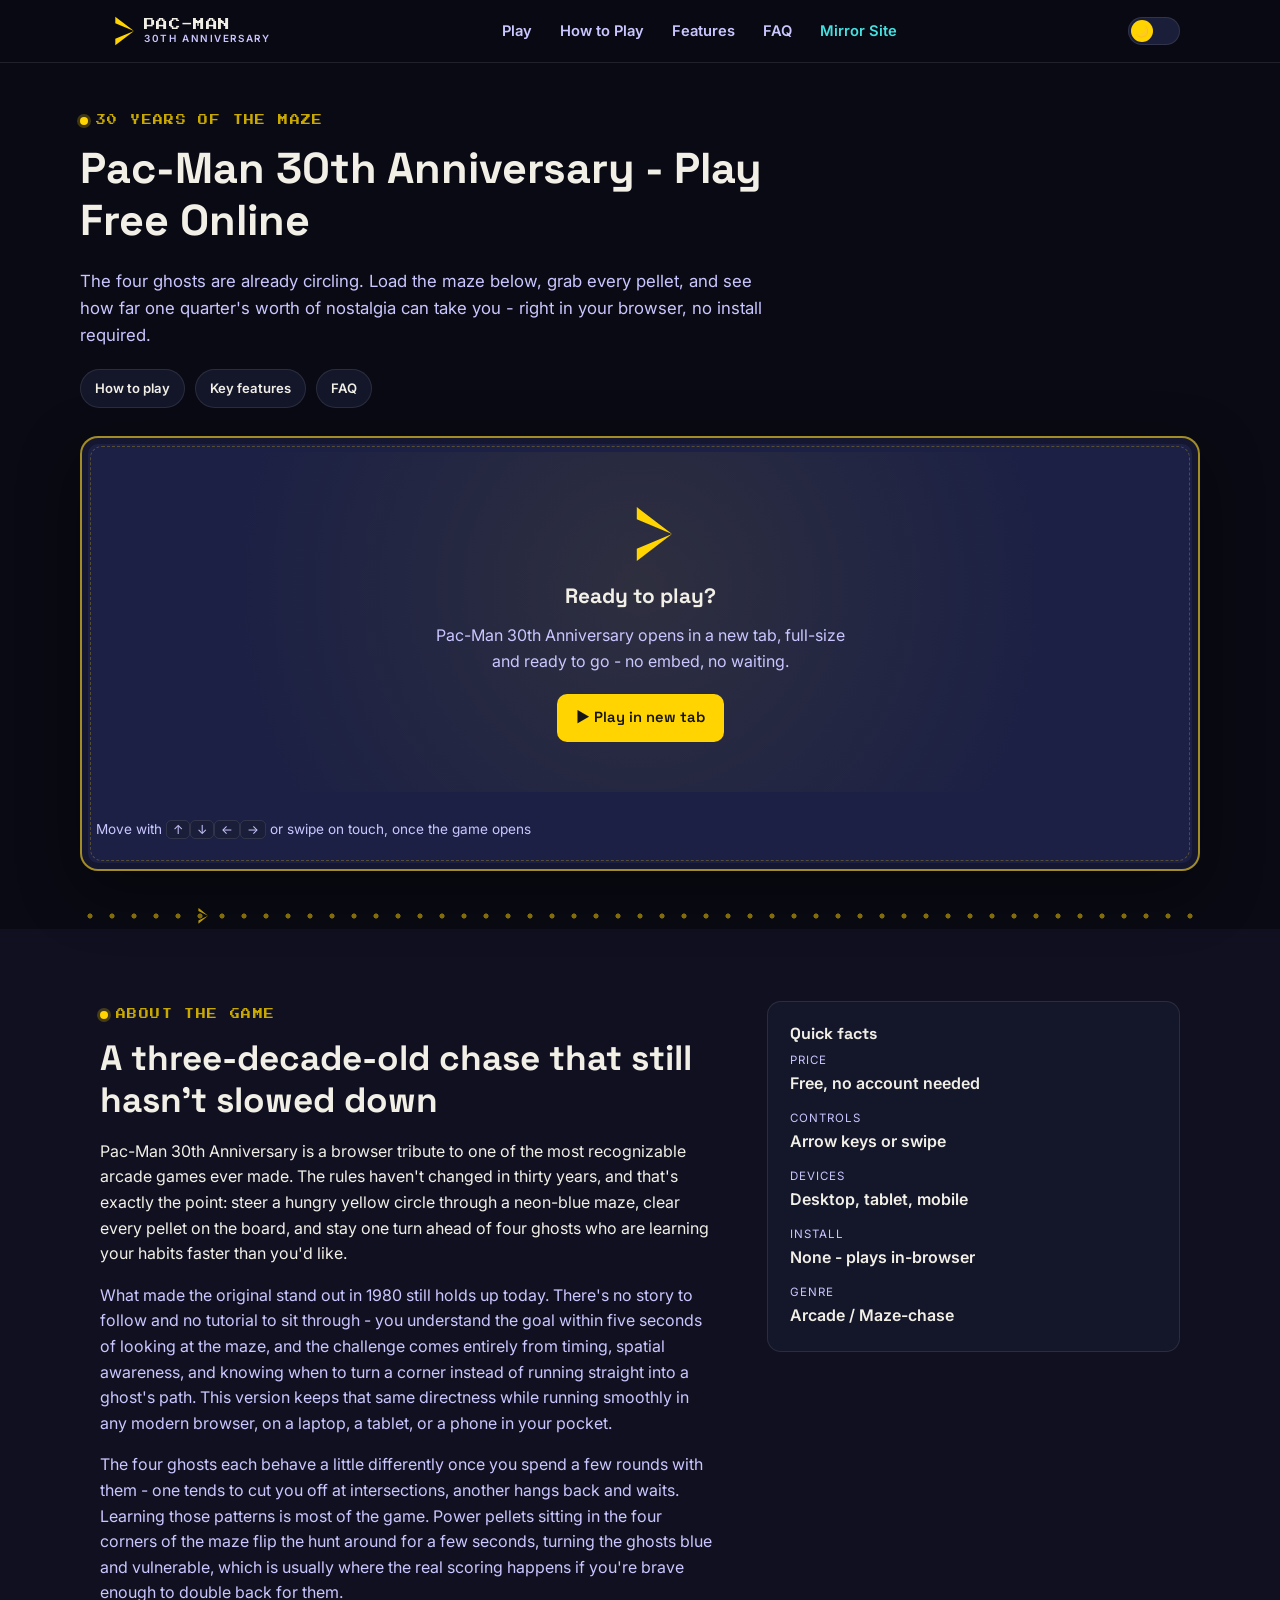
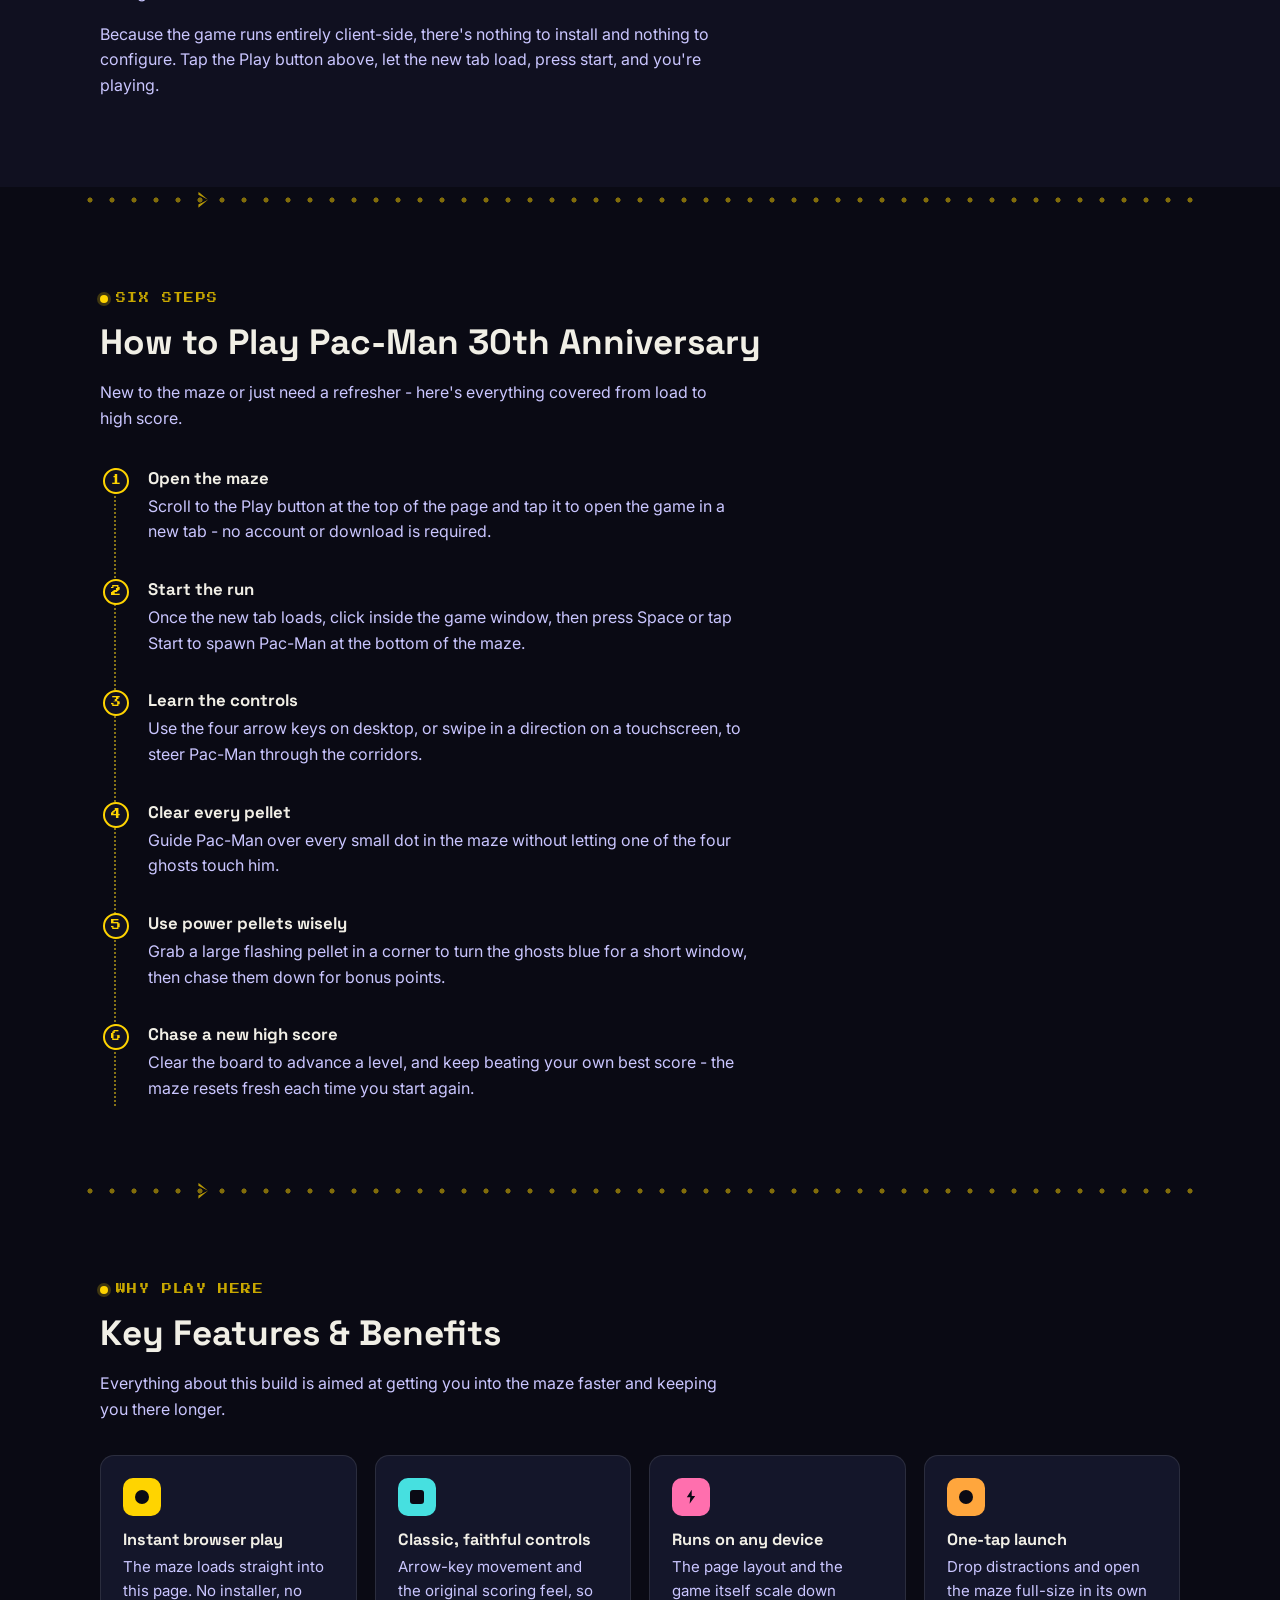
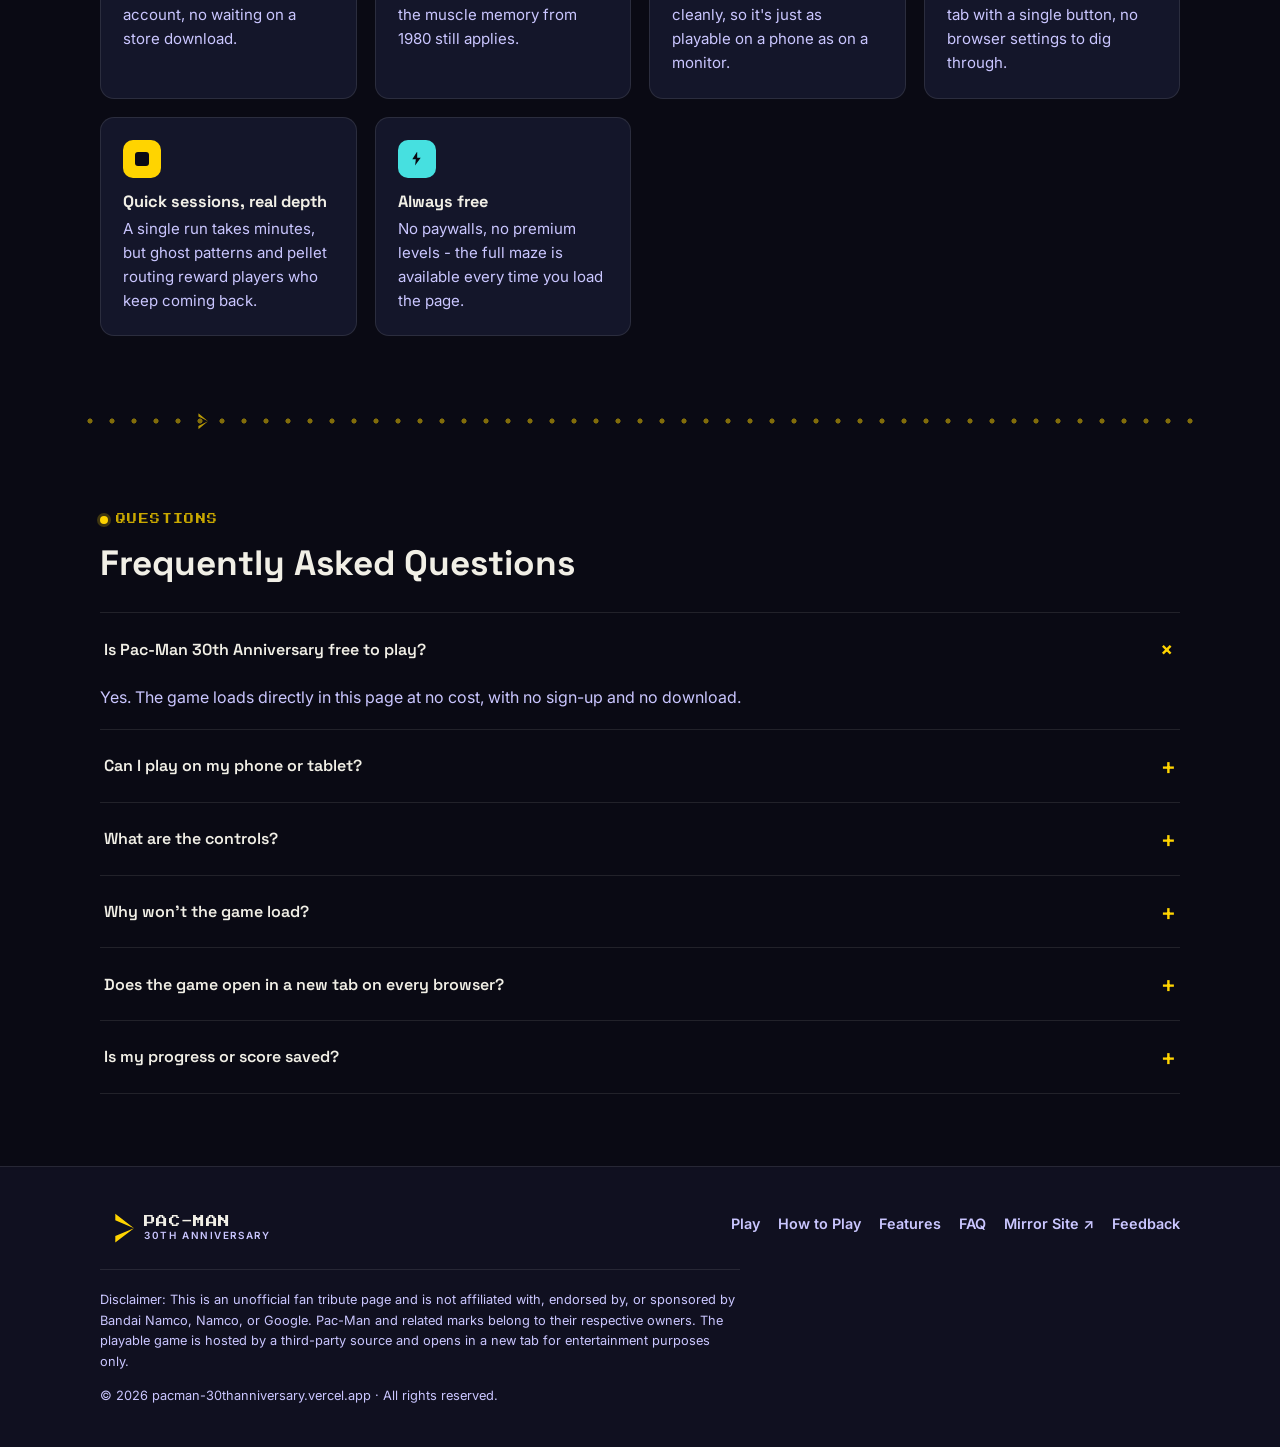
<file: index.html>
<!DOCTYPE html>
<html lang="en" data-theme="dark">
<head>
<meta charset="UTF-8" />
<meta http-equiv="X-UA-Compatible" content="IE=edge" />
<meta name="viewport" content="width=device-width, initial-scale=1.0, viewport-fit=cover" />
<meta name="robots" content="index, follow" />
<link rel="manifest" href="/manifest.json" />
<meta name="theme-color" content="#0a0a14" />
<title>Pac-Man 30th Anniversary | Play the Classic Maze Game</title>
<meta name="description" content="Play Pac-Man 30th Anniversary free in your browser. Guide Pac-Man through the maze, dodge four ghosts, chase power pellets and chase a new high score - no download needed." />
<link rel="canonical" href="https://pacman-30thanniversary.vercel.app/" />

<!-- Game source (opens in a new tab via button below) -->
<meta name="game-source" content="https://pacman-30thanniversary.netlify.app/" />

<!-- Fonts -->
<link rel="preconnect" href="https://fonts.googleapis.com" />
<link rel="preconnect" href="https://fonts.gstatic.com" crossorigin />
<link href="https://fonts.googleapis.com/css2?family=Press+Start+2P&family=Space+Grotesk:wght@400;500;600;700&family=Inter:wght@400;500;600;700&display=swap" rel="stylesheet" />

<!-- Icons -->
<link rel="shortcut icon" href="https://pacman-30thanniversary.vercel.app/assets/img/favicon/favicon.ico">
<link rel="icon" type="image/png" href="https://pacman-30thanniversary.vercel.app/assets/img/favicon/favicon-96x96.png" sizes="96x96" />
<link rel="icon" type="image/svg+xml" href="https://pacman-30thanniversary.vercel.app/assets/img/favicon/favicon.svg" />
<link rel="apple-touch-icon" sizes="180x180" href="https://pacman-30thanniversary.vercel.app/assets/img/favicon/apple-touch-icon.png" />
<meta name="apple-mobile-web-app-title" content="Pac-Man 30th" />

<!-- Open Graph -->
<meta property="og:title" content="Pac-Man 30th Anniversary | Play Free Online" />
<meta property="og:description" content="Celebrate 30 years of the maze-chase legend. Play Pac-Man 30th Anniversary instantly in your browser - free, no install, works on desktop and mobile." />
<meta property="og:type" content="website" />
<meta property="og:locale" content="en_US" />
<meta property="og:url" content="https://pacman-30thanniversary.vercel.app/" />
<meta property="og:site_name" content="Pac-Man 30th Anniversary" />
<meta property="og:image" content="https://pacman-30thanniversary.netlify.app/assets/img/pacman.png" />
<meta property="og:image:width" content="1200" />
<meta property="og:image:height" content="630" />

<!-- Twitter -->
<meta name="twitter:card" content="summary_large_image" />
<meta name="twitter:title" content="Pac-Man 30th Anniversary | Play Free Online" />
<meta name="twitter:description" content="Guide Pac-Man through the maze, dodge four ghosts and chase a new high score - free, right in your browser." />
<meta name="twitter:image" content="https://pacman-30thanniversary.netlify.app/assets/img/pacman.png" />

<!-- Schema.org: Organization / WebSite / WebPage -->
<script type="application/ld+json">
{
  "@context": "https://schema.org",
  "@graph": [
    {
      "@type": "Organization",
      "@id": "https://pacman-30thanniversary.vercel.app/#organization",
      "name": "Pac-Man 30th Anniversary",
      "url": "https://pacman-30thanniversary.vercel.app/"
    },
    {
      "@type": "WebSite",
      "@id": "https://pacman-30thanniversary.vercel.app/#website",
      "url": "https://pacman-30thanniversary.vercel.app/",
      "name": "Pac-Man 30th Anniversary",
      "publisher": { "@id": "https://pacman-30thanniversary.vercel.app/#organization" }
    },
    {
      "@type": "WebPage",
      "@id": "https://pacman-30thanniversary.vercel.app/#webpage",
      "url": "https://pacman-30thanniversary.vercel.app/",
      "name": "Pac-Man 30th Anniversary | Play the Classic Maze Game Free Online",
      "isPartOf": { "@id": "https://pacman-30thanniversary.vercel.app/#website" },
      "inLanguage": "en",
      "description": "Play Pac-Man 30th Anniversary free in your browser. Guide Pac-Man through the maze, dodge four ghosts, chase power pellets and chase a new high score."
    }
  ]
}
</script>

<!-- Schema.org: VideoGame -->
<script type="application/ld+json">
{
  "@context": "https://schema.org",
  "@type": "VideoGame",
  "name": "Pac-Man 30th Anniversary",
  "url": "https://pacman-30thanniversary.vercel.app/",
  "description": "A free browser tribute to the classic maze-chase arcade game, marking 30 years of Pac-Man with the original ruleset and controls.",
  "genre": ["Arcade", "Maze"],
  "gamePlatform": ["Web browser", "PC", "Mobile"],
  "applicationCategory": "Game",
  "operatingSystem": "Any",
  "image": "https://pacman-30thanniversary.netlify.app/assets/img/pacman.png",
  "offers": {
    "@type": "Offer",
    "price": "0",
    "priceCurrency": "USD"
  }
}
</script>

<!-- Schema.org: HowTo -->
<script type="application/ld+json">
{
  "@context": "https://schema.org",
  "@type": "HowTo",
  "name": "How to Play Pac-Man 30th Anniversary",
  "description": "A six-step guide to loading and playing Pac-Man 30th Anniversary in your browser.",
  "step": [
    { "@type": "HowToStep", "position": 1, "name": "Open the maze", "text": "Scroll to the Play button at the top of the page and tap it to open the game in a new tab - no account or download is required." },
    { "@type": "HowToStep", "position": 2, "name": "Start the run", "text": "Once the new tab loads, click inside the game window, then press Space or tap Start to spawn Pac-Man at the bottom of the maze." },
    { "@type": "HowToStep", "position": 3, "name": "Learn the controls", "text": "Use the four arrow keys on desktop, or swipe in a direction on a touchscreen, to steer Pac-Man through the corridors." },
    { "@type": "HowToStep", "position": 4, "name": "Clear every pellet", "text": "Guide Pac-Man over every small dot in the maze without letting one of the four ghosts touch him." },
    { "@type": "HowToStep", "position": 5, "name": "Use power pellets wisely", "text": "Grab a large flashing pellet in a corner to turn the ghosts blue for a short window, then chase them down for bonus points." },
    { "@type": "HowToStep", "position": 6, "name": "Chase a new high score", "text": "Clear the board to advance a level, and keep beating your own best score across runs - the maze resets each time you start again." }
  ]
}
</script>

<!-- Schema.org: FAQPage -->
<script type="application/ld+json">
{
  "@context": "https://schema.org",
  "@type": "FAQPage",
  "mainEntity": [
    {
      "@type": "Question",
      "name": "Is Pac-Man 30th Anniversary free to play?",
      "acceptedAnswer": { "@type": "Answer", "text": "Yes. The game loads directly in this page at no cost, with no sign-up and no download." }
    },
    {
      "@type": "Question",
      "name": "Can I play on my phone or tablet?",
      "acceptedAnswer": { "@type": "Answer", "text": "Yes. The maze resizes to fit your screen and supports touch controls, so it plays the same on mobile, tablet, and desktop." }
    },
    {
      "@type": "Question",
      "name": "What are the controls?",
      "acceptedAnswer": { "@type": "Answer", "text": "Use the arrow keys on a keyboard, or swipe in the direction you want Pac-Man to turn on a touchscreen." }
    },
    {
      "@type": "Question",
      "name": "Why won't the game load?",
      "acceptedAnswer": { "@type": "Answer", "text": "Give the new tab a few seconds to load on a slow connection. If it still won't start, try disabling an ad blocker or opening the link in the footer instead." }
    },
    {
      "@type": "Question",
      "name": "Does the game open in a new tab on every browser?",
      "acceptedAnswer": { "@type": "Answer", "text": "Yes. The Play button uses a standard link that opens in a new browser tab on all modern desktop and mobile browsers." }
    },
    {
      "@type": "Question",
      "name": "Is my progress or score saved?",
      "acceptedAnswer": { "@type": "Answer", "text": "Scores reset when the game tab is reloaded - this tribute page doesn't create accounts or store cloud saves." }
    }
  ]
}
</script>

<style>
:root{--bg:#0a0a14;--bg-alt:#101020;--surface:#14162a;--surface-2:#1b1e38;--text:#f1efe6;--text-dim:#cac6ff;--line:#f1efe61a;--yellow:#ffd400;--yellow-dim:#c9a800;--pink:#ff6fae;--cyan:#46e0e0;--orange:#ffa63d;--shadow:0 20px 60px #00000073;--radius:14px;--maze:#1c2044;--font-display:"Press Start 2P",monospace;--font-head:"Space Grotesk",Inter,sans-serif;--font-body:Inter,sans-serif}
html[data-theme="light"]{--bg:#eef0f8;--bg-alt:#fff;--surface:#fff;--surface-2:#f3f4fc;--text:#0e0e1f;--text-dim:#1b1b25;--line:#1717301a;--yellow-dim:#a98400;--shadow:0 16px 40px #1e1e4624;--maze:#dfe2f5}
*,::before,::after{box-sizing:border-box}
html{scroll-behavior:smooth}
::-webkit-scrollbar{width:12px;height:12px}
::-webkit-scrollbar-track{background:var(--bg-alt)}
::-webkit-scrollbar-thumb{background:var(--surface-2);border-radius:999px;border:3px solid var(--bg-alt)}
::-webkit-scrollbar-thumb:hover{background:var(--yellow-dim)}
html{scrollbar-width:thin;scrollbar-color:var(--surface-2) var(--bg-alt)}
@media (prefers-reduced-motion: reduce) {
html{scroll-behavior:auto}
*,::before,::after{animation-duration:.001ms!important;animation-iteration-count:1!important;transition-duration:.001ms!important}
}
body{margin:0;background:var(--bg);color:var(--text);font-family:var(--font-body);line-height:1.6;-webkit-font-smoothing:antialiased;transition:background .25s ease,color .25s ease}
img{max-width:100%;display:block}
a{color:inherit}
.container{width:100%;max-width:1120px;margin:0 auto;padding:0 20px}
h1,h2,h3{font-family:var(--font-head);margin:0 0 .5em;line-height:1.2}
.eyebrow{font-family:var(--font-display);font-size:.62rem;letter-spacing:.14em;color:var(--yellow-dim);text-transform:uppercase;display:inline-flex;align-items:center;gap:8px;margin-bottom:14px}
.eyebrow::before{content:"";width:8px;height:8px;background:var(--yellow);border-radius:50%;box-shadow:0 0 0 3px color-mix(in srgb,var(--yellow) 22%,transparent)}
.section{padding:72px 0}
.section--tight{padding:48px 0}
.section h2{font-size:clamp(1.5rem,3vw,2.2rem)}
.lede{color:var(--text-dim);max-width:64ch}
.visually-hidden{position:absolute;width:1px;height:1px;overflow:hidden;clip:rect(0 0 0 0);white-space:nowrap}
.pellet-trail{--dot:color-mix(in srgb,var(--yellow) 70%,transparent);height:26px;margin:0 auto;max-width:1120px;background-image:radial-gradient(circle,var(--dot) 2.5px,transparent 2.6px);background-size:22px 22px;background-position:center;background-repeat:repeat-x;position:relative;opacity:.7}
.pellet-trail::after{content:"";position:absolute;top:50%;left:10%;width:16px;height:16px;border-radius:50%;background:var(--yellow);transform:translateY(-50%);clip-path:polygon(100% 50%,40% 0,40% 20%,100% 50%,40% 80%,40% 100%);animation:munch 5.5s linear infinite}
@keyframes munch {
0%{left:2%}
100%{left:96%}
}
.site-header{position:sticky;top:0;z-index:60;backdrop-filter:saturate(140%) blur(14px);background:color-mix(in srgb,var(--bg) 82%,transparent);border-bottom:1px solid var(--line)}
.site-header__row{display:flex;align-items:center;justify-content:space-between;padding:14px 20px;max-width:1120px;margin:0 auto;gap:12px}
.brand{display:flex;align-items:center;gap:10px;text-decoration:none;color:var(--text)}
.brand__mark{width:34px;height:34px;border-radius:50%;background:var(--yellow);clip-path:polygon(100% 50%,45% 8%,45% 27%,100% 50%,45% 73%,45% 92%);flex-shrink:0}
.brand__text{font-family:var(--font-display);font-size:.72rem;letter-spacing:.03em;line-height:1.4}
.brand__text small{display:block;font-family:var(--font-body);font-size:.62rem;font-weight:600;color:var(--text-dim);letter-spacing:.16em}
.nav{display:flex;align-items:center;gap:28px}
.nav__list{list-style:none;display:flex;gap:24px;margin:0;padding:0}
.nav__list a{text-decoration:none;font-weight:600;font-size:.92rem;color:var(--text-dim);padding:8px 2px;border-bottom:2px solid transparent;transition:color .2s,border-color .2s}
.nav__list a:hover,.nav__list a:focus-visible{color:var(--text);border-color:var(--yellow)}
.nav__list a.is-external{color:var(--cyan)}
.header-actions{display:flex;align-items:center;gap:10px}
.theme-toggle{position:relative;width:52px;height:28px;border-radius:999px;border:1px solid var(--line);background:var(--surface-2);cursor:pointer;flex-shrink:0}
.theme-toggle__thumb{position:absolute;top:2px;left:2px;width:22px;height:22px;border-radius:50%;background:var(--yellow);transition:transform .25s ease;display:flex;align-items:center;justify-content:center;font-size:11px}
html[data-theme="light"] .theme-toggle__thumb{transform:translateX(24px)}
.theme-toggle:focus-visible{outline:2px solid var(--yellow);outline-offset:2px}
.menu-btn{display:none;width:42px;height:42px;border-radius:10px;border:1px solid var(--line);background:var(--surface-2);cursor:pointer;flex-direction:column;align-items:center;justify-content:center;gap:5px}
.menu-btn span{width:20px;height:2px;background:var(--text);transition:transform .2s,opacity .2s}
.menu-btn[aria-expanded="true"] span:nth-child(1){transform:translateY(7px) rotate(45deg)}
.menu-btn[aria-expanded="true"] span:nth-child(2){opacity:0}
.menu-btn[aria-expanded="true"] span:nth-child(3){transform:translateY(-7px) rotate(-45deg)}
.mobile-nav{display:none;border-top:1px solid var(--line);background:var(--bg)}
.mobile-nav.is-open{display:block}
.mobile-nav__list{list-style:none;margin:0;padding:8px 20px 20px;display:flex;flex-direction:column}
.mobile-nav__list a{display:block;padding:12px 4px;text-decoration:none;color:var(--text);font-weight:600;border-bottom:1px solid var(--line)}
.mobile-nav__list a.is-external{color:var(--cyan)}
.hero{padding:44px 0 32px}
.hero__head{max-width:70ch;margin-bottom:28px}
.hero h1{font-size:clamp(1.7rem,4.4vw,2.7rem)}
.hero__sub{color:var(--text-dim);font-size:1.05rem;max-width:130ch}
.hero__quicklinks{display:flex;flex-wrap:wrap;gap:10px;margin-top:20px}
.chip{font-size:.82rem;font-weight:600;text-decoration:none;color:var(--text);border:1px solid var(--line);background:var(--surface);padding:8px 14px;border-radius:999px;transition:border-color .2s,transform .2s}
.chip:hover{border-color:var(--yellow);transform:translateY(-1px)}
.game-cabinet{background:var(--maze);border:2px solid color-mix(in srgb,var(--yellow) 55%,var(--line));border-radius:18px;padding:14px;box-shadow:var(--shadow),inset 0 0 0 6px color-mix(in srgb,var(--bg) 40%,transparent);position:relative}
.game-cabinet::before{content:"";position:absolute;inset:8px;border:1px dashed color-mix(in srgb,var(--yellow) 25%,transparent);border-radius:12px;pointer-events:none}
.game-launch{position:relative;width:100%;min-height:340px;max-height:78vh;border-radius:10px;overflow:hidden;background:radial-gradient(circle at 50% 40%,color-mix(in srgb,var(--maze) 92%,var(--yellow) 8%),var(--maze) 70%);display:flex;flex-direction:column;align-items:center;justify-content:center;text-align:center;gap:14px;padding:48px 24px}
.game-launch__icon{width:64px;height:64px;border-radius:50%;background:var(--yellow);clip-path:polygon(100% 50%,45% 8%,45% 27%,100% 50%,45% 73%,45% 92%);animation:munch 2.4s linear infinite}
.game-launch__title{font-size:1.3rem;margin:4px 0 0;color:var(--text)}
.game-launch__text{color:var(--text-dim);max-width:42ch;margin:0}
.btn--lg{padding:14px 26px;font-size:1rem;margin-top:6px}
.game-controls{display:flex;flex-wrap:wrap;align-items:center;justify-content:space-between;gap:12px;margin-top:14px}
.game-controls__buttons{display:flex;gap:10px;flex-wrap:wrap}
.btn{font-family:var(--font-head);font-weight:600;font-size:.92rem;display:inline-flex;align-items:center;gap:8px;padding:11px 18px;border-radius:10px;border:1px solid transparent;cursor:pointer;text-decoration:none;transition:transform .15s ease,filter .15s ease}
.btn:active{transform:translateY(1px)}
.btn--primary{background:var(--yellow);color:#141414}
.btn--primary:hover{filter:brightness(1.06)}
.btn--ghost{background:transparent;border-color:var(--line);color:var(--text)}
.btn--ghost:hover{border-color:var(--cyan);color:var(--cyan)}
.game-controls__hint{color:var(--text-dim);font-size:.85rem}
.game-controls__hint kbd{font-family:var(--font-body);border:1px solid var(--line);border-radius:5px;padding:1px 6px;background:var(--surface-2);font-size:.78rem}
.info-slot{margin:32px auto 0;display:none;align-items:center;justify-content:center;border:1px dashed var(--line);border-radius:10px;color:var(--text-dim);font-size:.75rem;letter-spacing:.06em;text-transform:uppercase;background:var(--surface)}
.info-slot__leaderboard{width:728px;height:90px}
.info-slot__mpu{width:300px;height:250px}
@media (min-width:993px) {
.info-slot__leaderboard{display:flex}
}
@media (max-width:992px) {
.info-slot__mpu{display:flex}
}
.about{background:var(--bg-alt)}
.about__grid{display:grid;grid-template-columns:1.5fr 1fr;gap:48px;align-items:start}
.about__body p{color:var(--text-dim);margin:0 0 1em}
.about__body p:first-of-type{color:var(--text)}
.fact-panel{background:var(--surface);border:1px solid var(--line);border-radius:var(--radius);padding:22px}
.fact-panel h3{font-size:1rem}
.fact-panel dl{margin:0;display:grid;gap:12px}
.fact-panel dt{font-size:.72rem;text-transform:uppercase;letter-spacing:.08em;color:var(--text-dim)}
.fact-panel dd{margin:2px 0 0;font-weight:600}
.howto__list{list-style:none;margin:36px 0 0;padding:0;display:grid;gap:0;border-left:2px dotted color-mix(in srgb,var(--yellow) 45%,var(--line));margin-left:14px;padding-left:32px}
.howto__item{position:relative;padding:0 0 34px}
.howto__item:last-child{padding-bottom:4px}
.howto__badge{position:absolute;left:-45px;top:0;width:26px;height:26px;border-radius:50%;background:var(--bg-alt);border:2px solid var(--yellow);color:var(--yellow);font-family:var(--font-display);font-size:.62rem;display:flex;align-items:center;justify-content:center}
.howto__item h3{font-size:1.05rem;margin-bottom:6px}
.howto__item p{color:var(--text-dim);margin:0;max-width:60ch}
.features__grid{display:grid;grid-template-columns:repeat(auto-fit,minmax(240px,1fr));gap:18px;margin-top:32px}
.feature-card{background:var(--surface);border:1px solid var(--line);border-radius:var(--radius);padding:22px;transition:transform .18s ease,border-color .18s ease}
.feature-card:hover{transform:translateY(-3px);border-color:var(--accent,var(--yellow))}
.feature-card__icon{width:38px;height:38px;border-radius:10px;margin-bottom:14px;background:var(--accent,var(--yellow));display:flex;align-items:center;justify-content:center}
.feature-card__icon i{width:14px;height:14px;background:var(--bg)}
.feature-card__icon i.i-circle{border-radius:50%}
.feature-card__icon i.i-bolt{clip-path:polygon(55% 0,20% 55%,45% 55%,40% 100%,80% 45%,55% 45%)}
.feature-card__icon i.i-square{border-radius:3px}
.feature-card h3{font-size:1.02rem;margin-bottom:6px}
.feature-card p{color:var(--text-dim);margin:0;font-size:.94rem}
.faq__list{margin-top:28px;border-top:1px solid var(--line)}
.faq-item{border-bottom:1px solid var(--line)}
.faq-item__q{width:100%;text-align:left;background:none;border:0;cursor:pointer;display:flex;align-items:center;justify-content:space-between;gap:16px;padding:18px 4px;font-family:var(--font-head);font-weight:600;font-size:1rem;color:var(--text)}
.faq-item__q::after{content:"+";font-family:var(--font-body);font-size:1.4rem;color:var(--yellow);flex-shrink:0;transition:transform .2s ease}
.faq-item[open] .faq-item__q::after{transform:rotate(45deg)}
.faq-item__a{margin:0 0 18px;color:var(--text-dim);max-width:68ch}
.faq-item summary{list-style:none}
.faq-item summary::-webkit-details-marker{display:none}
.site-footer{border-top:1px solid var(--line);padding:44px 0 28px;background:var(--bg-alt)}
.footer__top{display:flex;flex-wrap:wrap;gap:24px;justify-content:space-between;align-items:flex-start;margin-bottom:24px}
.footer__nav{display:flex;flex-wrap:wrap;gap:18px;list-style:none;margin:0;padding:0}
.footer__nav a{text-decoration:none;color:var(--text-dim);font-size:.9rem;font-weight:600}
.footer__nav a:hover{color:var(--text)}
.disclaimer{color:var(--text-dim);font-size:.8rem;line-height:1.6;max-width:80ch;border-top:1px solid var(--line);padding-top:20px;margin-top:8px}
.copyright{color:var(--text-dim);font-size:.8rem;margin-top:14px}
@media (max-width:900px) {
.about__grid{grid-template-columns:1fr}
}
@media (max-width:760px) {
.nav{display:none}
.menu-btn{display:flex}
.section{padding:52px 0}
.game-frame-wrap{aspect-ratio:3/4;max-height:70vh}
.game-launch{min-height:260px}
}
@media (max-width:480px) {
.brand__text{font-size:.6rem}
.howto__list{margin-left:6px;padding-left:26px}
.howto__badge{left:-38px;width:22px;height:22px;font-size:.55rem}
}
</style>
</head>
<body>

<header class="site-header">
  <div class="site-header__row">
    <a href="#top" class="brand">
      <span class="brand__mark" aria-hidden="true"></span>
      <span class="brand__text">PAC-MAN<small>30TH ANNIVERSARY</small></span>
    </a>

    <nav class="nav" aria-label="Primary">
      <ul class="nav__list">
        <li><a href="#game">Play</a></li>
        <li><a href="#how-to">How to Play</a></li>
        <li><a href="#features">Features</a></li>
        <li><a href="#faq">FAQ</a></li>
        <li><a href="https://pacman-30thanniversary.netlify.app/" class="is-external" target="_blank" rel="noopener">Mirror Site</a></li>
      </ul>
    </nav>

    <div class="header-actions">
      <button type="button" class="theme-toggle" id="themeToggle" aria-label="Toggle dark mode" aria-pressed="true">
        <span class="theme-toggle__thumb" id="themeThumb">🌙</span>
      </button>
      <button type="button" class="menu-btn" id="menuBtn" aria-label="Open menu" aria-expanded="false" aria-controls="mobileNav">
        <span></span><span></span><span></span>
      </button>
    </div>
  </div>

  <nav class="mobile-nav" id="mobileNav" aria-label="Mobile">
    <ul class="mobile-nav__list">
      <li><a href="#game">Play</a></li>
      <li><a href="#how-to">How to Play</a></li>
      <li><a href="#features">Features</a></li>
      <li><a href="#faq">FAQ</a></li>
      <li><a href="https://pacman-30thanniversary.netlify.app/" class="is-external" target="_blank" rel="noopener">Mirror Site ↗</a></li>
    </ul>
  </nav>
</header>

<main id="top">

  <!-- HERO / GAME -->
  <section class="hero container" id="game">
    <div class="hero__head">
      <span class="eyebrow">30 years of the maze</span>
      <h1>Pac-Man 30th Anniversary - Play Free Online</h1>
      <p class="hero__sub">The four ghosts are already circling. Load the maze below, grab every pellet, and see how far one quarter's worth of nostalgia can take you - right in your browser, no install required.</p>
      <div class="hero__quicklinks">
        <a class="chip" href="#how-to">How to play</a>
        <a class="chip" href="#features">Key features</a>
        <a class="chip" href="#faq">FAQ</a>
      </div>
    </div>

    <div class="game-cabinet">
      <div class="game-launch" id="gameLaunch">
        <span class="game-launch__icon" aria-hidden="true"></span>
        <h2 class="game-launch__title">Ready to play?</h2>
        <p class="game-launch__text">Pac-Man 30th Anniversary opens in a new tab, full-size and ready to go - no embed, no waiting.</p>
        <a class="btn btn--primary btn--lg" id="launchBtn" href="https://pacman-30thanniversary.netlify.app/" target="_blank" rel="noopener noreferrer">▶ Play in new tab</a>
      </div>

      <div class="game-controls">
        <p class="game-controls__hint">Move with <kbd>↑</kbd><kbd>↓</kbd><kbd>←</kbd><kbd>→</kbd> or swipe on touch, once the game opens</p>
      </div>
    </div>

   <!-- <div class="info-slot info-slot__leaderboard" role="complementary" aria-label="Advertisement">Banner · 728×90</div>
    <div class="info-slot info-slot__mpu" role="complementary" aria-label="Advertisement">Banner · 300×250</div> -->
  </section>

  <div class="pellet-trail" aria-hidden="true"></div>

  <!-- ABOUT / TEXT -->
  <section class="about section" id="about">
    <div class="container about__grid">
      <div class="about__body">
        <span class="eyebrow">About the game</span>
        <h2>A three-decade-old chase that still hasn't slowed down</h2>
        <p>Pac-Man 30th Anniversary is a browser tribute to one of the most recognizable arcade games ever made. The rules haven't changed in thirty years, and that's exactly the point: steer a hungry yellow circle through a neon-blue maze, clear every pellet on the board, and stay one turn ahead of four ghosts who are learning your habits faster than you'd like.</p>
        <p>What made the original stand out in 1980 still holds up today. There's no story to follow and no tutorial to sit through - you understand the goal within five seconds of looking at the maze, and the challenge comes entirely from timing, spatial awareness, and knowing when to turn a corner instead of running straight into a ghost's path. This version keeps that same directness while running smoothly in any modern browser, on a laptop, a tablet, or a phone in your pocket.</p>
        <p>The four ghosts each behave a little differently once you spend a few rounds with them - one tends to cut you off at intersections, another hangs back and waits. Learning those patterns is most of the game. Power pellets sitting in the four corners of the maze flip the hunt around for a few seconds, turning the ghosts blue and vulnerable, which is usually where the real scoring happens if you're brave enough to double back for them.</p>
        <p>Because the game runs entirely client-side, there's nothing to install and nothing to configure. Tap the Play button above, let the new tab load, press start, and you're playing.</p>
      </div>

      <aside class="fact-panel">
        <h3>Quick facts</h3>
        <dl>
          <div><dt>Price</dt><dd>Free, no account needed</dd></div>
          <div><dt>Controls</dt><dd>Arrow keys or swipe</dd></div>
          <div><dt>Devices</dt><dd>Desktop, tablet, mobile</dd></div>
          <div><dt>Install</dt><dd>None - plays in-browser</dd></div>
          <div><dt>Genre</dt><dd>Arcade / Maze-chase</dd></div>
        </dl>
      </aside>
    </div>
  </section>

  <div class="pellet-trail" aria-hidden="true"></div>

  <!-- HOW TO PLAY -->
  <section class="section" id="how-to">
    <div class="container">
      <span class="eyebrow">Six steps</span>
      <h2>How to Play Pac-Man 30th Anniversary</h2>
      <p class="lede">New to the maze or just need a refresher - here's everything covered from load to high score.</p>

      <ol class="howto__list">
        <li class="howto__item">
          <span class="howto__badge" aria-hidden="true">1</span>
          <h3>Open the maze</h3>
          <p>Scroll to the Play button at the top of the page and tap it to open the game in a new tab - no account or download is required.</p>
        </li>
        <li class="howto__item">
          <span class="howto__badge" aria-hidden="true">2</span>
          <h3>Start the run</h3>
          <p>Once the new tab loads, click inside the game window, then press Space or tap Start to spawn Pac-Man at the bottom of the maze.</p>
        </li>
        <li class="howto__item">
          <span class="howto__badge" aria-hidden="true">3</span>
          <h3>Learn the controls</h3>
          <p>Use the four arrow keys on desktop, or swipe in a direction on a touchscreen, to steer Pac-Man through the corridors.</p>
        </li>
        <li class="howto__item">
          <span class="howto__badge" aria-hidden="true">4</span>
          <h3>Clear every pellet</h3>
          <p>Guide Pac-Man over every small dot in the maze without letting one of the four ghosts touch him.</p>
        </li>
        <li class="howto__item">
          <span class="howto__badge" aria-hidden="true">5</span>
          <h3>Use power pellets wisely</h3>
          <p>Grab a large flashing pellet in a corner to turn the ghosts blue for a short window, then chase them down for bonus points.</p>
        </li>
        <li class="howto__item">
          <span class="howto__badge" aria-hidden="true">6</span>
          <h3>Chase a new high score</h3>
          <p>Clear the board to advance a level, and keep beating your own best score - the maze resets fresh each time you start again.</p>
        </li>
      </ol>
    </div>
  </section>

  <div class="pellet-trail" aria-hidden="true"></div>

  <!-- FEATURES / BENEFITS -->
  <section class="section" id="features">
    <div class="container">
      <span class="eyebrow">Why play here</span>
      <h2>Key Features &amp; Benefits</h2>
      <p class="lede">Everything about this build is aimed at getting you into the maze faster and keeping you there longer.</p>

      <div class="features__grid">
        <article class="feature-card" style="--accent:var(--yellow)">
          <div class="feature-card__icon"><i class="i-circle"></i></div>
          <h3>Instant browser play</h3>
          <p>The maze loads straight into this page. No installer, no account, no waiting on a store download.</p>
        </article>
        <article class="feature-card" style="--accent:var(--cyan)">
          <div class="feature-card__icon"><i class="i-square"></i></div>
          <h3>Classic, faithful controls</h3>
          <p>Arrow-key movement and the original scoring feel, so the muscle memory from 1980 still applies.</p>
        </article>
        <article class="feature-card" style="--accent:var(--pink)">
          <div class="feature-card__icon"><i class="i-bolt"></i></div>
          <h3>Runs on any device</h3>
          <p>The page layout and the game itself scale down cleanly, so it's just as playable on a phone as on a monitor.</p>
        </article>
        <article class="feature-card" style="--accent:var(--orange)">
          <div class="feature-card__icon"><i class="i-circle"></i></div>
          <h3>One-tap launch</h3>
          <p>Drop distractions and open the maze full-size in its own tab with a single button, no browser settings to dig through.</p>
        </article>
        <article class="feature-card" style="--accent:var(--yellow)">
          <div class="feature-card__icon"><i class="i-square"></i></div>
          <h3>Quick sessions, real depth</h3>
          <p>A single run takes minutes, but ghost patterns and pellet routing reward players who keep coming back.</p>
        </article>
        <article class="feature-card" style="--accent:var(--cyan)">
          <div class="feature-card__icon"><i class="i-bolt"></i></div>
          <h3>Always free</h3>
          <p>No paywalls, no premium levels - the full maze is available every time you load the page.</p>
        </article>
      </div>
    </div>
  </section>

  <div class="pellet-trail" aria-hidden="true"></div>

  <!-- FAQ -->
  <section class="section" id="faq">
    <div class="container">
      <span class="eyebrow">Questions</span>
      <h2>Frequently Asked Questions</h2>

      <div class="faq__list">
        <details class="faq-item" open>
          <summary class="faq-item__q">Is Pac-Man 30th Anniversary free to play?<span class="visually-hidden">Toggle answer</span></summary>
          <p class="faq-item__a">Yes. The game loads directly in this page at no cost, with no sign-up and no download.</p>
        </details>
        <details class="faq-item">
          <summary class="faq-item__q">Can I play on my phone or tablet?</summary>
          <p class="faq-item__a">Yes. The maze resizes to fit your screen and supports touch controls, so it plays the same on mobile, tablet, and desktop.</p>
        </details>
        <details class="faq-item">
          <summary class="faq-item__q">What are the controls?</summary>
          <p class="faq-item__a">Use the arrow keys on a keyboard, or swipe in the direction you want Pac-Man to turn on a touchscreen.</p>
        </details>
        <details class="faq-item">
          <summary class="faq-item__q">Why won't the game load?</summary>
          <p class="faq-item__a">Give the new tab a few seconds to load on a slow connection. If it still won't start, try disabling an ad blocker or opening the mirror link in the footer instead.</p>
        </details>
        <details class="faq-item">
          <summary class="faq-item__q">Does the game open in a new tab on every browser?</summary>
          <p class="faq-item__a">Yes. The Play button uses a standard link that opens in a new browser tab on all modern desktop and mobile browsers.</p>
        </details>
        <details class="faq-item">
          <summary class="faq-item__q">Is my progress or score saved?</summary>
          <p class="faq-item__a">Scores reset when the game tab is reloaded - this tribute page doesn't create accounts or store cloud saves.</p>
        </details>
      </div>
    </div>
  </section>

<!--  <div class="info-slot info-slot__leaderboard container" role="complementary" aria-label="Advertisement">Banner · 728×90</div>
  <div class="info-slot info-slot__mpu container" role="complementary" aria-label="Advertisement">Banner · 300×250</div> -->

</main>

<footer class="site-footer">
  <div class="container">
    <div class="footer__top">
      <a href="#top" class="brand">
        <span class="brand__mark" aria-hidden="true"></span>
        <span class="brand__text">PAC-MAN<small>30TH ANNIVERSARY</small></span>
      </a>
      <ul class="footer__nav">
        <li><a href="#game">Play</a></li>
        <li><a href="#how-to">How to Play</a></li>
        <li><a href="#features">Features</a></li>
        <li><a href="#faq">FAQ</a></li>
        <li><a href="https://pacman-30thanniversary.netlify.app/" target="_blank" rel="noopener">Mirror Site ↗</a></li>
        <li><a href="mailto:hello@pacman-30thanniversary.vercel.app?subject=Pac-Man%20Feedback">Feedback</a></li>
      </ul>
    </div>

    <p class="disclaimer">Disclaimer: This is an unofficial fan tribute page and is not affiliated with, endorsed by, or sponsored by Bandai Namco, Namco, or Google. Pac-Man and related marks belong to their respective owners. The playable game is hosted by a third-party source and opens in a new tab for entertainment purposes only.</p>
    <p class="copyright">© 2026 pacman-30thanniversary.vercel.app · All rights reserved.</p>
  </div>
</footer>

<script>
(function(){
  "use strict";

  /*  Theme (dark by default)  */
  var root = document.documentElement;
  var themeToggle = document.getElementById("themeToggle");
  var themeThumb = document.getElementById("themeThumb");
  var STORAGE_KEY = "pacman-theme";

  function applyTheme(theme){
    root.setAttribute("data-theme", theme);
    themeToggle.setAttribute("aria-pressed", theme === "dark" ? "true" : "false");
    themeThumb.textContent = theme === "dark" ? "🌙" : "☀️";
    try { localStorage.setItem(STORAGE_KEY, theme); } catch(e){}
  }

  var saved = null;
  try { saved = localStorage.getItem(STORAGE_KEY); } catch(e){}
  applyTheme(saved === "light" ? "light" : "dark");

  themeToggle.addEventListener("click", function(){
    var next = root.getAttribute("data-theme") === "dark" ? "light" : "dark";
    applyTheme(next);
  });

  /*  Mobile menu  */
  var menuBtn = document.getElementById("menuBtn");
  var mobileNav = document.getElementById("mobileNav");

  function closeMenu(){
    mobileNav.classList.remove("is-open");
    menuBtn.setAttribute("aria-expanded", "false");
  }
  menuBtn.addEventListener("click", function(){
    var open = mobileNav.classList.toggle("is-open");
    menuBtn.setAttribute("aria-expanded", open ? "true" : "false");
  });
  mobileNav.addEventListener("click", function(e){
    if (e.target.tagName === "A") closeMenu();
  });
  document.addEventListener("click", function(e){
    if (!mobileNav.contains(e.target) && !menuBtn.contains(e.target)) closeMenu();
  });

  /*  Game launch button opens in a new tab natively via target="_blank" — no JS needed  */
})();
</script>

</body>
</html>
</file>
